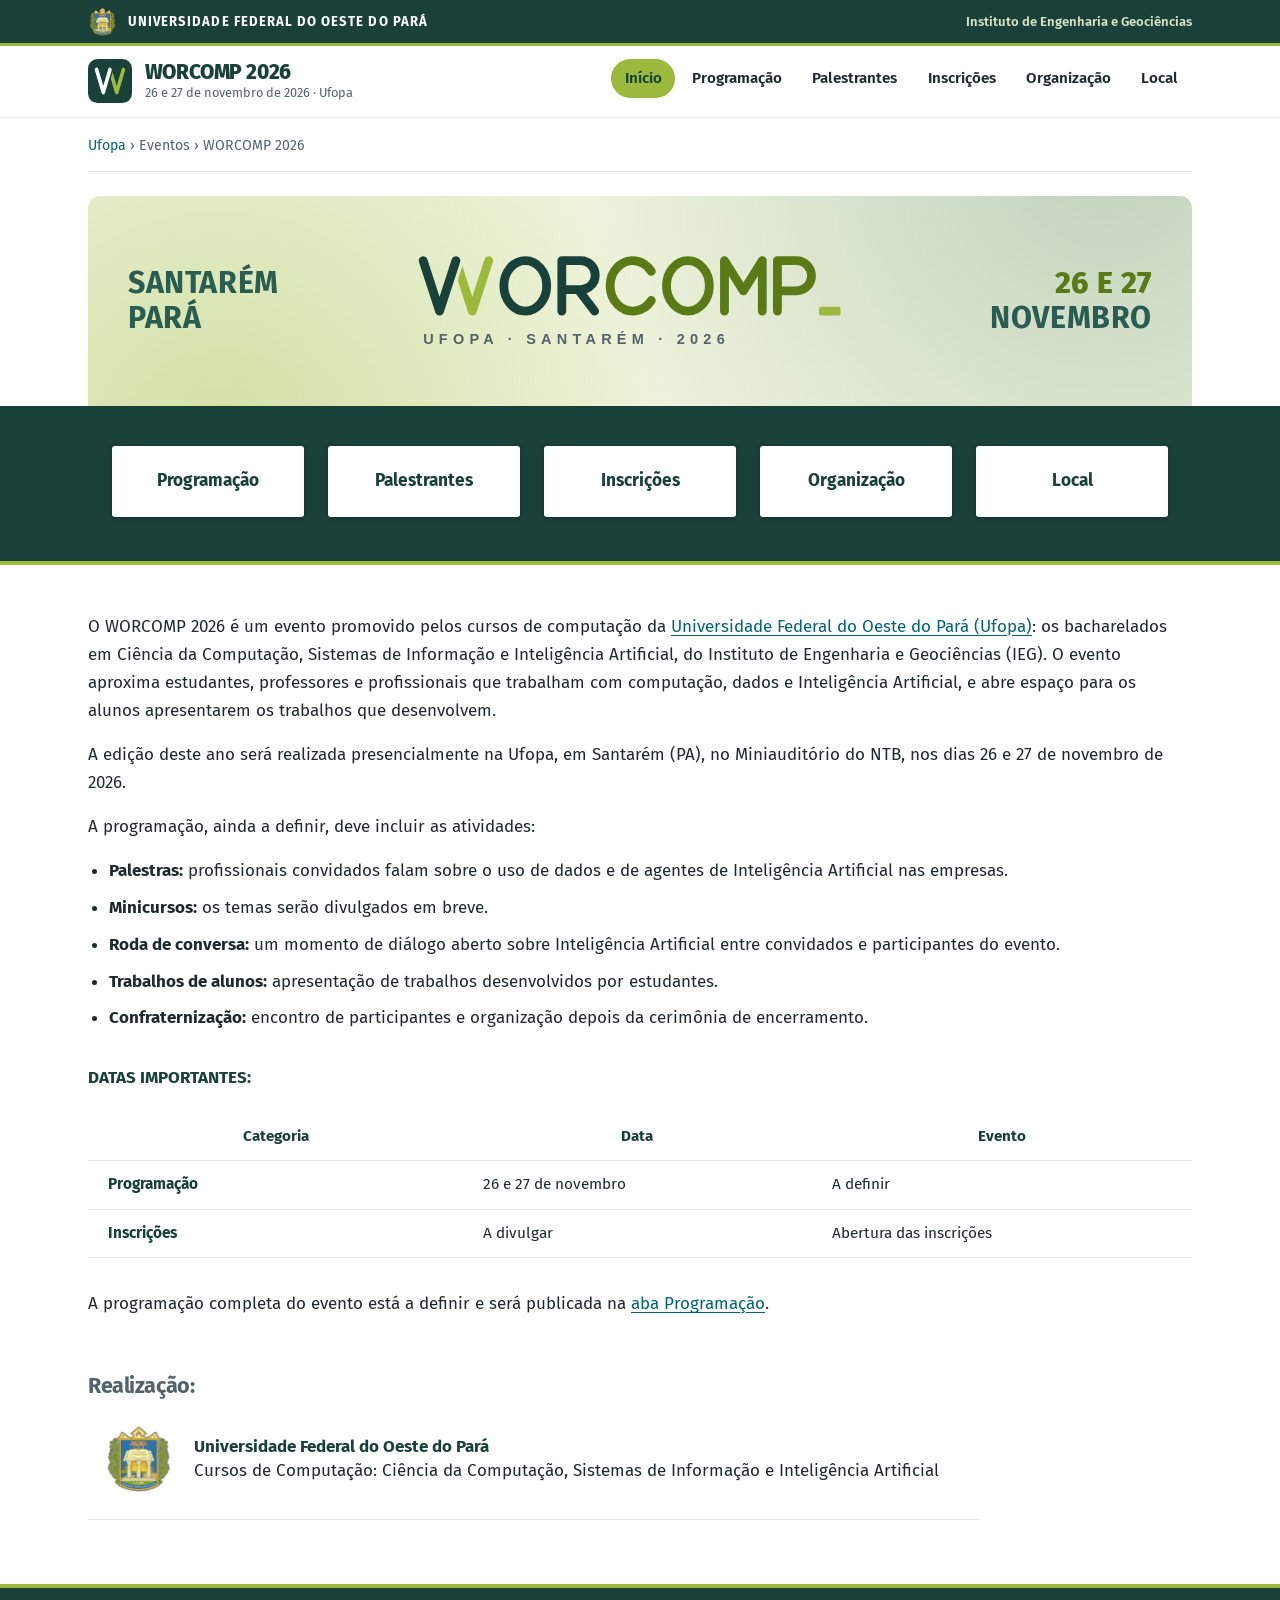
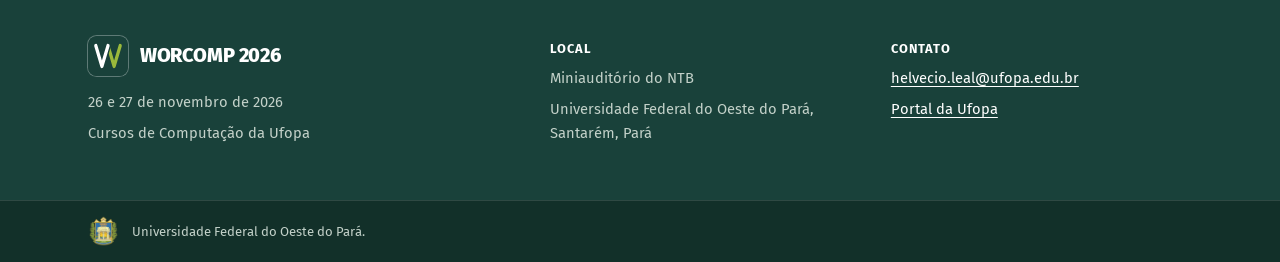
<file: index.html>
<!doctype html>
<html lang="pt-BR">
<head>
  <meta charset="utf-8">
  <meta name="viewport" content="width=device-width, initial-scale=1">
  <title>WORCOMP 2026 | Ufopa</title>
  <meta name="description" content="WORCOMP 2026: palestras, minicursos, roda de conversa sobre Inteligência Artificial e trabalhos de alunos na Ufopa, em Santarém, nos dias 26 e 27 de novembro de 2026.">
  <meta property="og:title" content="WORCOMP 2026 | Ufopa">
  <meta property="og:description" content="WORCOMP 2026: palestras, minicursos, roda de conversa sobre Inteligência Artificial e trabalhos de alunos na Ufopa, em Santarém, nos dias 26 e 27 de novembro de 2026.">
  <meta property="og:type" content="website">
  <meta property="og:url" content="https://worcomp.github.io/">
  <meta property="og:locale" content="pt_BR">
  <link rel="icon" href="assets/img/logo.svg" type="image/svg+xml">
  <link rel="preconnect" href="https://fonts.googleapis.com">
  <link rel="preconnect" href="https://fonts.gstatic.com" crossorigin>
  <link rel="stylesheet" href="https://fonts.googleapis.com/css2?family=Fira+Sans:wght@400;600;700;800;900&display=swap">
  <link rel="stylesheet" href="assets/css/style.css?v=20261001a">
</head>
<body>
  <a class="pular" href="#conteudo">Ir para o conteúdo</a>

  <div class="barra-ufopa">
    <div class="container">
      <a class="ufopa-marca" href="https://www.ufopa.edu.br/"><img src="assets/img/ufopa-brasao.png" alt="Brasão da Ufopa" width="30" height="30"><span>Universidade Federal do Oeste do Pará</span></a>
      <div class="barra-direita">
        <a class="ufopa-instituto" href="https://ieg.ufopa.edu.br/">Instituto de Engenharia e Geociências</a>
      </div>
    </div>
  </div>

  <header class="cabecalho">
    <div class="container">
      <a class="marca" href="index.html">
        <img src="assets/img/logo.svg" alt="" width="44" height="44">
        <span>
          <span class="marca-nome">WORCOMP 2026</span>
          <span class="marca-desc">26 e 27 de novembro de 2026 · Ufopa</span>
        </span>
      </a>
      <button class="menu-botao" type="button" aria-expanded="false" aria-controls="menu-principal" hidden><span class="menu-icone" aria-hidden="true"></span>Menu</button>
      <nav class="menu" id="menu-principal" aria-label="Principal">
        <ul>
          <li><a href="index.html" aria-current="page">Início</a></li>
          <li><a href="programacao.html">Programação</a></li>
          <li><a href="palestrantes.html">Palestrantes</a></li>
          <li><a href="inscricoes.html">Inscrições</a></li>
          <li><a href="organizacao.html">Organização</a></li>
          <li><a href="local.html">Local</a></li>
        </ul>
      </nav>
    </div>
  </header>

  <main id="conteudo">
    <div class="container">
      <nav class="trilha" aria-label="Você está aqui"><a href="https://www.ufopa.edu.br/">Ufopa</a> <span aria-hidden="true">›</span> <span>Eventos</span> <span aria-hidden="true">›</span> <span>WORCOMP 2026</span></nav>
    </div>
    <div class="container">
      <div class="faixa-evento">
        <p class="faixa-lado">Santarém<br>Pará</p>
        <img class="faixa-logo" src="assets/img/logo-horizontal.svg" alt="WORCOMP, Ufopa, Santarém, 2026" width="368" height="84">
        <p class="faixa-lado faixa-data"><span>26 e 27</span><br>Novembro</p>
      </div>
    </div>

    <div class="grade-botoes">
      <nav class="container" aria-label="Seções do evento">
        <a href="programacao.html">Programação</a>
        <a href="palestrantes.html">Palestrantes</a>
        <a href="inscricoes.html">Inscrições</a>
        <a href="organizacao.html">Organização</a>
        <a href="local.html">Local</a>
      </nav>
    </div>

    <section class="pagina">
      <div class="container">
        <p>O WORCOMP 2026 é um evento promovido pelos cursos de computação da <a href="https://www.ufopa.edu.br/">Universidade Federal do Oeste do Pará (Ufopa)</a>: os bacharelados em Ciência da Computação, Sistemas de Informação e Inteligência Artificial, do Instituto de Engenharia e Geociências (IEG). O evento aproxima estudantes, professores e profissionais que trabalham com computação, dados e Inteligência Artificial, e abre espaço para os alunos apresentarem os trabalhos que desenvolvem.</p>
        <p>A edição deste ano será realizada presencialmente na Ufopa, em Santarém (PA), no Miniauditório do NTB, nos dias 26 e 27 de novembro de 2026.</p>
        <p>A programação, ainda a definir, deve incluir as atividades:</p>
        <ul>
          <li><strong>Palestras:</strong> profissionais convidados falam sobre o uso de dados e de agentes de Inteligência Artificial nas empresas.</li>
          <li><strong>Minicursos:</strong> os temas serão divulgados em breve.</li>
          <li><strong>Roda de conversa:</strong> um momento de diálogo aberto sobre Inteligência Artificial entre convidados e participantes do evento.</li>
          <li><strong>Trabalhos de alunos:</strong> apresentação de trabalhos desenvolvidos por estudantes.</li>
          <li><strong>Confraternização:</strong> encontro de participantes e organização depois da cerimônia de encerramento.</li>
        </ul>

        <p class="rotulo">Datas importantes:</p>
        <div class="rolagem tabela-simples">
          <table>
            <thead>
              <tr><th scope="col">Categoria</th><th scope="col">Data</th><th scope="col">Evento</th></tr>
            </thead>
            <tbody>
              <tr><th scope="row">Programação</th><td>26 e 27 de novembro</td><td>A definir</td></tr>
              <tr><th scope="row">Inscrições</th><td>A divulgar</td><td>Abertura das inscrições</td></tr>
            </tbody>
          </table>
        </div>
        <p>A programação completa do evento está a definir e será publicada na <a href="programacao.html">aba Programação</a>.</p>

        <h2 class="rotulo-secao">Realização:</h2>
        <div class="realizacao">
          <img src="assets/img/ufopa-brasao.png" alt="Brasão da Ufopa" width="72" height="72">
          <p><strong>Universidade Federal do Oeste do Pará</strong><br>Cursos de Computação: Ciência da Computação, Sistemas de Informação e Inteligência Artificial</p>
        </div>
      </div>
    </section>
  </main>

  <footer class="rodape">
    <div class="container">
      <div>
        <div class="marca-rodape"><img src="assets/img/logo.svg" alt="" width="40" height="40"><span>WORCOMP 2026</span></div>
        <p>26 e 27 de novembro de 2026</p>
        <p>Cursos de Computação da Ufopa</p>
      </div>
      <div>
        <p><strong>Local</strong></p>
        <p>Miniauditório do NTB</p>
        <p>Universidade Federal do Oeste do Pará, Santarém, Pará</p>
      </div>
      <div>
        <p><strong>Contato</strong></p>
        <p><a href="mailto:helvecio.leal@ufopa.edu.br">helvecio.leal@ufopa.edu.br</a></p>
        <p><a href="https://www.ufopa.edu.br/">Portal da Ufopa</a></p>
      </div>
    </div>
    <div class="rodape-fim">
      <div class="container"><img src="assets/img/ufopa-brasao.png" alt="" width="32" height="32"><span>Universidade Federal do Oeste do Pará.</span></div>
    </div>
  </footer>
  <script src="assets/js/menu.js?v=20261001a"></script>
</body>
</html>
</file>
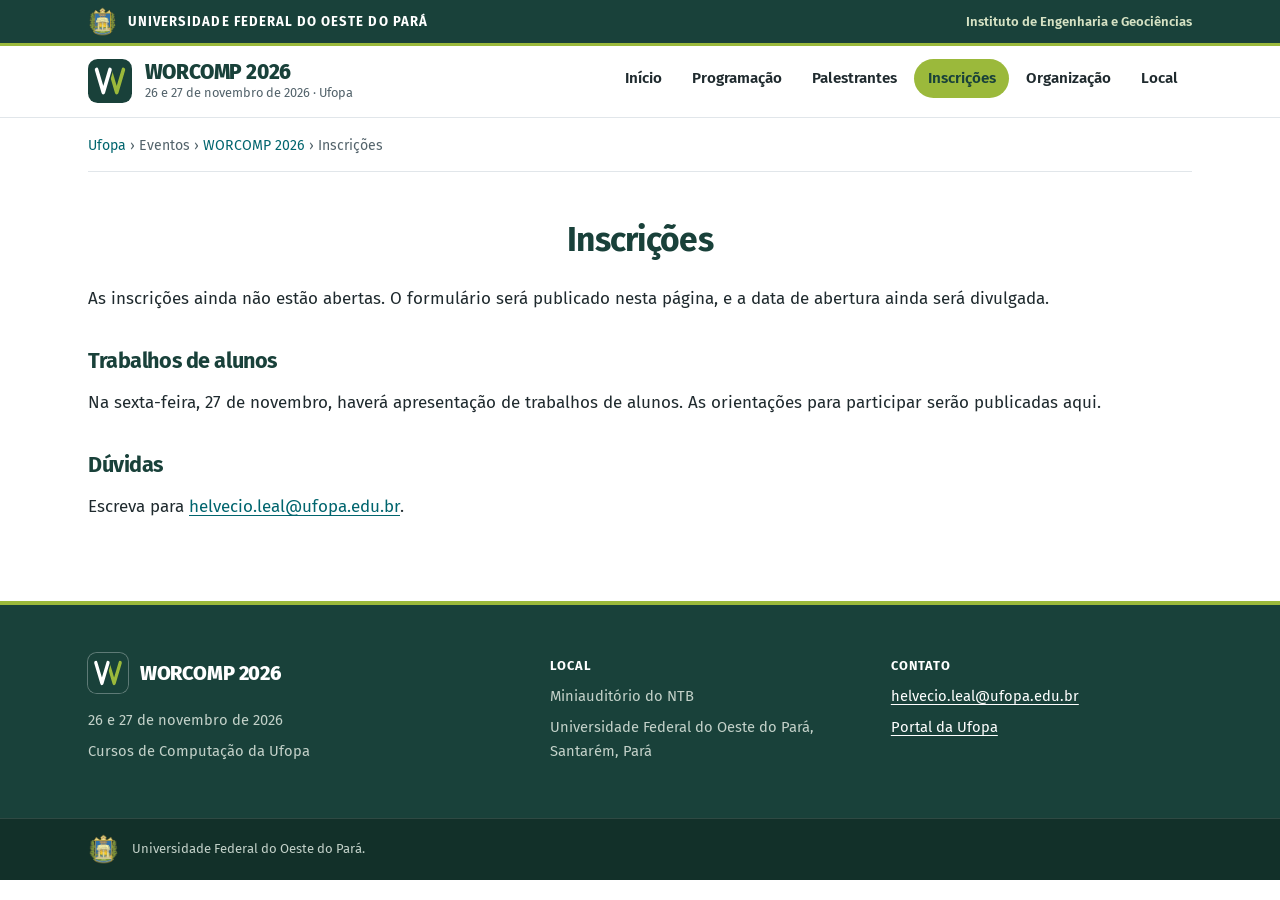
<file: inscricoes.html>
<!doctype html>
<html lang="pt-BR">
<head>
  <meta charset="utf-8">
  <meta name="viewport" content="width=device-width, initial-scale=1">
  <title>Inscrições | WORCOMP 2026</title>
  <meta name="description" content="Inscrições e envio de trabalhos para o WORCOMP 2026, na Ufopa.">
  <meta property="og:title" content="Inscrições | WORCOMP 2026">
  <meta property="og:description" content="Inscrições e envio de trabalhos para o WORCOMP 2026, na Ufopa.">
  <meta property="og:type" content="website">
  <meta property="og:url" content="https://worcomp.github.io/inscricoes.html">
  <meta property="og:locale" content="pt_BR">
  <link rel="icon" href="assets/img/logo.svg" type="image/svg+xml">
  <link rel="preconnect" href="https://fonts.googleapis.com">
  <link rel="preconnect" href="https://fonts.gstatic.com" crossorigin>
  <link rel="stylesheet" href="https://fonts.googleapis.com/css2?family=Fira+Sans:wght@400;600;700;800;900&display=swap">
  <link rel="stylesheet" href="assets/css/style.css?v=20261001a">
</head>
<body>
  <a class="pular" href="#conteudo">Ir para o conteúdo</a>

  <div class="barra-ufopa">
    <div class="container">
      <a class="ufopa-marca" href="https://www.ufopa.edu.br/"><img src="assets/img/ufopa-brasao.png" alt="Brasão da Ufopa" width="30" height="30"><span>Universidade Federal do Oeste do Pará</span></a>
      <div class="barra-direita">
        <a class="ufopa-instituto" href="https://ieg.ufopa.edu.br/">Instituto de Engenharia e Geociências</a>
      </div>
    </div>
  </div>

  <header class="cabecalho">
    <div class="container">
      <a class="marca" href="index.html">
        <img src="assets/img/logo.svg" alt="" width="44" height="44">
        <span>
          <span class="marca-nome">WORCOMP 2026</span>
          <span class="marca-desc">26 e 27 de novembro de 2026 · Ufopa</span>
        </span>
      </a>
      <button class="menu-botao" type="button" aria-expanded="false" aria-controls="menu-principal" hidden><span class="menu-icone" aria-hidden="true"></span>Menu</button>
      <nav class="menu" id="menu-principal" aria-label="Principal">
        <ul>
          <li><a href="index.html">Início</a></li>
          <li><a href="programacao.html">Programação</a></li>
          <li><a href="palestrantes.html">Palestrantes</a></li>
          <li><a href="inscricoes.html" aria-current="page">Inscrições</a></li>
          <li><a href="organizacao.html">Organização</a></li>
          <li><a href="local.html">Local</a></li>
        </ul>
      </nav>
    </div>
  </header>

  <main id="conteudo">
    <div class="container">
      <nav class="trilha" aria-label="Você está aqui"><a href="https://www.ufopa.edu.br/">Ufopa</a> <span aria-hidden="true">›</span> <span>Eventos</span> <span aria-hidden="true">›</span> <a href="index.html">WORCOMP 2026</a> <span aria-hidden="true">›</span> <span>Inscrições</span></nav>
    </div>
    <section class="pagina">
      <div class="container">
        <h1>Inscrições</h1>
        <p>As inscrições ainda não estão abertas. O formulário será publicado nesta página, e a data de abertura ainda será divulgada.</p>
        <h2>Trabalhos de alunos</h2>
        <p>Na sexta-feira, 27 de novembro, haverá apresentação de trabalhos de alunos. As orientações para participar serão publicadas aqui.</p>
        <h2>Dúvidas</h2>
        <p>Escreva para <a href="mailto:helvecio.leal@ufopa.edu.br">helvecio.leal@ufopa.edu.br</a>.</p>
      </div>
    </section>
  </main>

  <footer class="rodape">
    <div class="container">
      <div>
        <div class="marca-rodape"><img src="assets/img/logo.svg" alt="" width="40" height="40"><span>WORCOMP 2026</span></div>
        <p>26 e 27 de novembro de 2026</p>
        <p>Cursos de Computação da Ufopa</p>
      </div>
      <div>
        <p><strong>Local</strong></p>
        <p>Miniauditório do NTB</p>
        <p>Universidade Federal do Oeste do Pará, Santarém, Pará</p>
      </div>
      <div>
        <p><strong>Contato</strong></p>
        <p><a href="mailto:helvecio.leal@ufopa.edu.br">helvecio.leal@ufopa.edu.br</a></p>
        <p><a href="https://www.ufopa.edu.br/">Portal da Ufopa</a></p>
      </div>
    </div>
    <div class="rodape-fim">
      <div class="container"><img src="assets/img/ufopa-brasao.png" alt="" width="32" height="32"><span>Universidade Federal do Oeste do Pará.</span></div>
    </div>
  </footer>
  <script src="assets/js/menu.js?v=20261001a"></script>
</body>
</html>
</file>
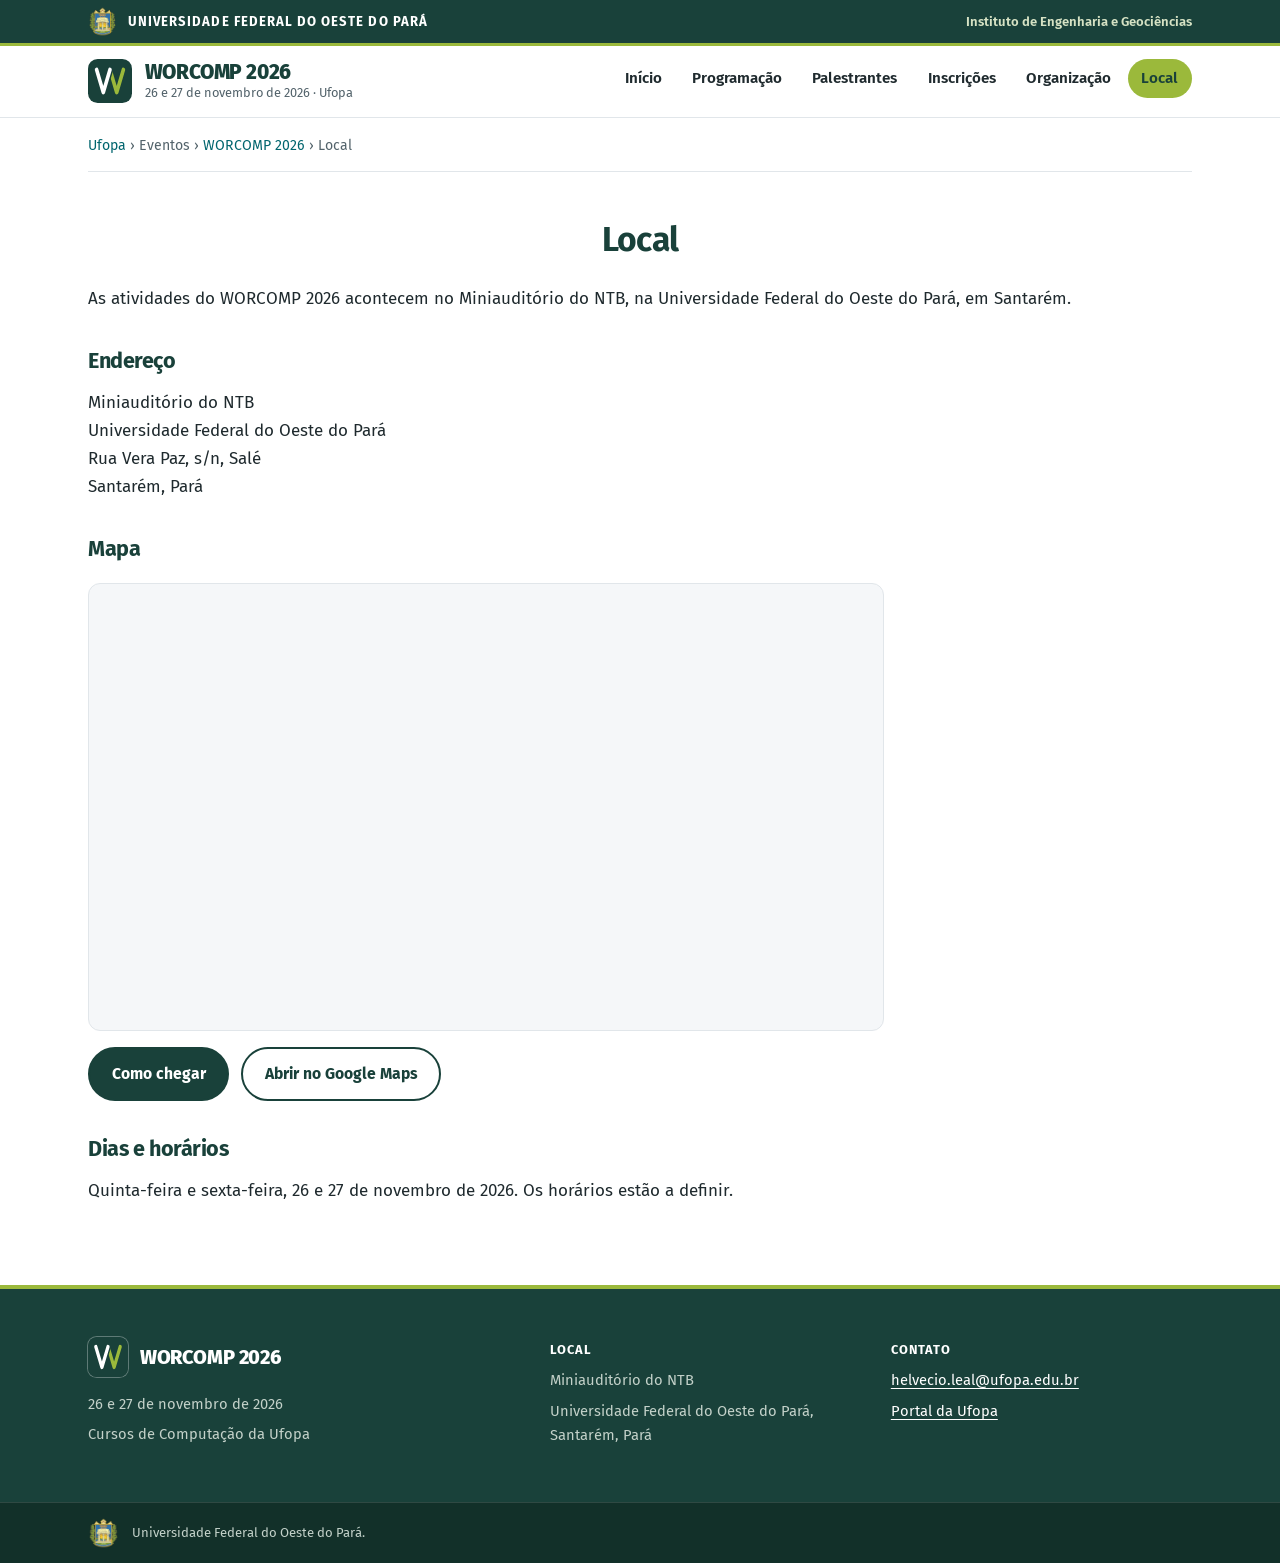
<file: local.html>
<!doctype html>
<html lang="pt-BR">
<head>
  <meta charset="utf-8">
  <meta name="viewport" content="width=device-width, initial-scale=1">
  <title>Local | WORCOMP 2026</title>
  <meta name="description" content="Onde acontece o WORCOMP 2026: Miniauditório do NTB, Ufopa, Santarém, Pará.">
  <meta property="og:title" content="Local | WORCOMP 2026">
  <meta property="og:description" content="Onde acontece o WORCOMP 2026: Miniauditório do NTB, Ufopa, Santarém, Pará.">
  <meta property="og:type" content="website">
  <meta property="og:url" content="https://worcomp.github.io/local.html">
  <meta property="og:locale" content="pt_BR">
  <link rel="icon" href="assets/img/logo.svg" type="image/svg+xml">
  <link rel="preconnect" href="https://fonts.googleapis.com">
  <link rel="preconnect" href="https://fonts.gstatic.com" crossorigin>
  <link rel="stylesheet" href="https://fonts.googleapis.com/css2?family=Fira+Sans:wght@400;600;700;800;900&display=swap">
  <link rel="stylesheet" href="assets/css/style.css?v=20261001a">
</head>
<body>
  <a class="pular" href="#conteudo">Ir para o conteúdo</a>

  <div class="barra-ufopa">
    <div class="container">
      <a class="ufopa-marca" href="https://www.ufopa.edu.br/"><img src="assets/img/ufopa-brasao.png" alt="Brasão da Ufopa" width="30" height="30"><span>Universidade Federal do Oeste do Pará</span></a>
      <div class="barra-direita">
        <a class="ufopa-instituto" href="https://ieg.ufopa.edu.br/">Instituto de Engenharia e Geociências</a>
      </div>
    </div>
  </div>

  <header class="cabecalho">
    <div class="container">
      <a class="marca" href="index.html">
        <img src="assets/img/logo.svg" alt="" width="44" height="44">
        <span>
          <span class="marca-nome">WORCOMP 2026</span>
          <span class="marca-desc">26 e 27 de novembro de 2026 · Ufopa</span>
        </span>
      </a>
      <button class="menu-botao" type="button" aria-expanded="false" aria-controls="menu-principal" hidden><span class="menu-icone" aria-hidden="true"></span>Menu</button>
      <nav class="menu" id="menu-principal" aria-label="Principal">
        <ul>
          <li><a href="index.html">Início</a></li>
          <li><a href="programacao.html">Programação</a></li>
          <li><a href="palestrantes.html">Palestrantes</a></li>
          <li><a href="inscricoes.html">Inscrições</a></li>
          <li><a href="organizacao.html">Organização</a></li>
          <li><a href="local.html" aria-current="page">Local</a></li>
        </ul>
      </nav>
    </div>
  </header>

  <main id="conteudo">
    <div class="container">
      <nav class="trilha" aria-label="Você está aqui"><a href="https://www.ufopa.edu.br/">Ufopa</a> <span aria-hidden="true">›</span> <span>Eventos</span> <span aria-hidden="true">›</span> <a href="index.html">WORCOMP 2026</a> <span aria-hidden="true">›</span> <span>Local</span></nav>
    </div>
    <section class="pagina">
      <div class="container">
        <h1>Local</h1>
        <p>As atividades do WORCOMP 2026 acontecem no Miniauditório do NTB, na Universidade Federal do Oeste do Pará, em Santarém.</p>
        <h2>Endereço</h2>
        <p>Miniauditório do NTB<br>
        Universidade Federal do Oeste do Pará<br>
        Rua Vera Paz, s/n, Salé<br>
        Santarém, Pará</p>
        <h2>Mapa</h2>
        <div class="mapa">
          <iframe src="https://www.google.com/maps?q=N%C3%BAcleo+Tecnol%C3%B3gico+de+Bioativos+(NTB)+da+Unidade+Tapaj%C3%B3s,+R.+Raimundo+Fona,+500,+Santar%C3%A9m+-+PA&amp;z=17&amp;output=embed" title="Mapa do NTB, na Unidade Tapajós da Ufopa, em Santarém" loading="lazy" referrerpolicy="no-referrer-when-downgrade" allowfullscreen></iframe>
        </div>
        <div class="mapa-acoes">
          <a class="botao botao-escuro" href="https://www.google.com/maps/dir/?api=1&amp;destination=N%C3%BAcleo+Tecnol%C3%B3gico+de+Bioativos+(NTB)+da+Unidade+Tapaj%C3%B3s,+R.+Raimundo+Fona,+500,+Santar%C3%A9m+-+PA" target="_blank" rel="noopener">Como chegar</a>
          <a class="botao botao-contorno" href="https://www.google.com/maps/search/?api=1&amp;query=N%C3%BAcleo+Tecnol%C3%B3gico+de+Bioativos+(NTB)+da+Unidade+Tapaj%C3%B3s,+R.+Raimundo+Fona,+500,+Santar%C3%A9m+-+PA" target="_blank" rel="noopener">Abrir no Google Maps</a>
        </div>
        <h2>Dias e horários</h2>
        <p>Quinta-feira e sexta-feira, 26 e 27 de novembro de 2026. Os horários estão a definir.</p>
      </div>
    </section>
  </main>

  <footer class="rodape">
    <div class="container">
      <div>
        <div class="marca-rodape"><img src="assets/img/logo.svg" alt="" width="40" height="40"><span>WORCOMP 2026</span></div>
        <p>26 e 27 de novembro de 2026</p>
        <p>Cursos de Computação da Ufopa</p>
      </div>
      <div>
        <p><strong>Local</strong></p>
        <p>Miniauditório do NTB</p>
        <p>Universidade Federal do Oeste do Pará, Santarém, Pará</p>
      </div>
      <div>
        <p><strong>Contato</strong></p>
        <p><a href="mailto:helvecio.leal@ufopa.edu.br">helvecio.leal@ufopa.edu.br</a></p>
        <p><a href="https://www.ufopa.edu.br/">Portal da Ufopa</a></p>
      </div>
    </div>
    <div class="rodape-fim">
      <div class="container"><img src="assets/img/ufopa-brasao.png" alt="" width="32" height="32"><span>Universidade Federal do Oeste do Pará.</span></div>
    </div>
  </footer>
  <script src="assets/js/menu.js?v=20261001a"></script>
</body>
</html>
</file>
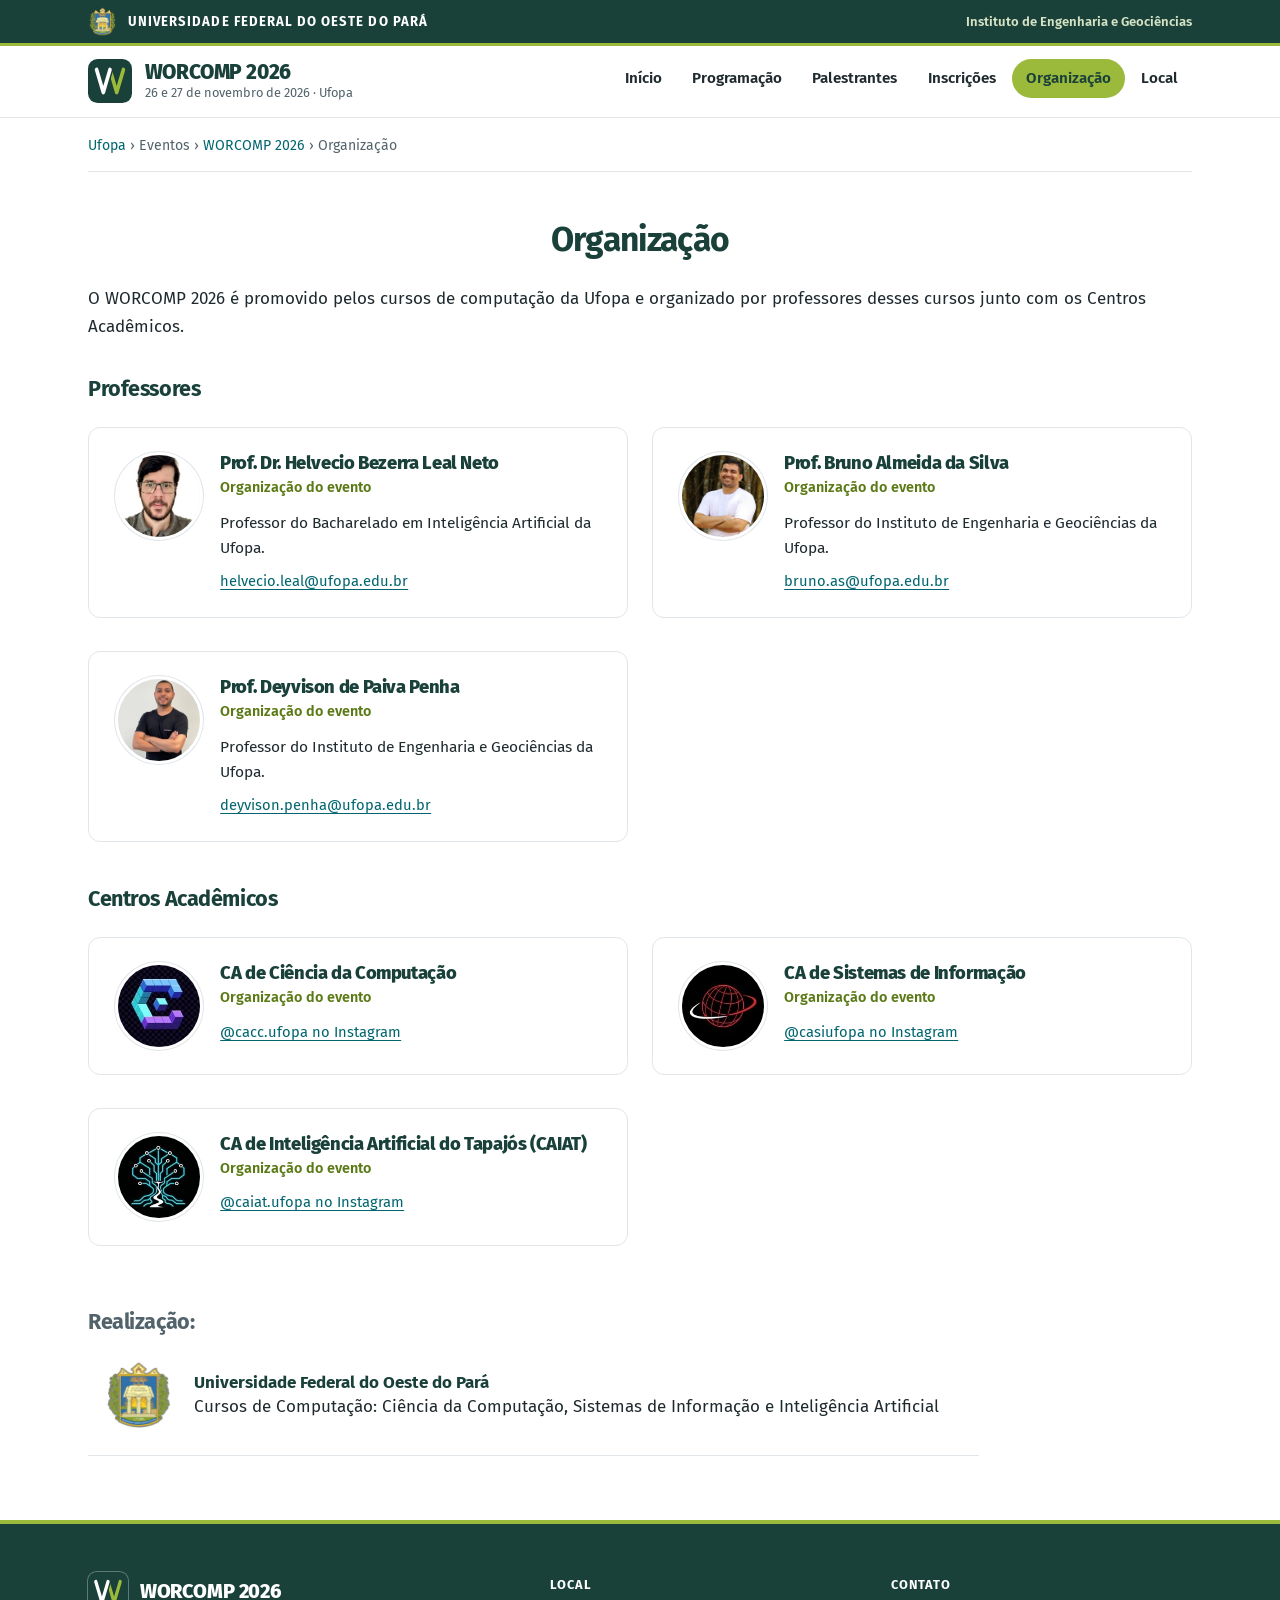
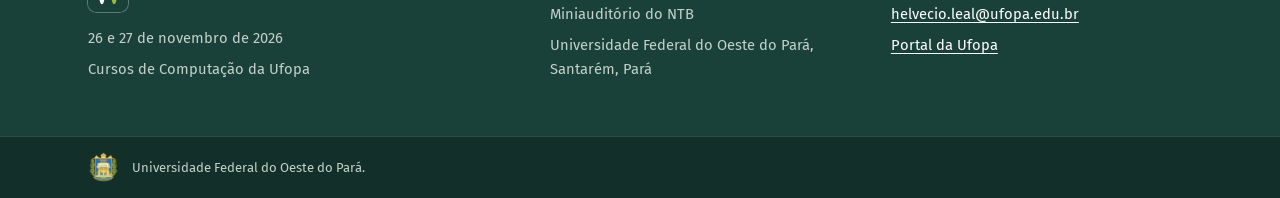
<file: organizacao.html>
<!doctype html>
<html lang="pt-BR">
<head>
  <meta charset="utf-8">
  <meta name="viewport" content="width=device-width, initial-scale=1">
  <title>Organização | WORCOMP 2026</title>
  <meta name="description" content="Organização do WORCOMP 2026, evento dos cursos de computação da Ufopa.">
  <meta property="og:title" content="Organização | WORCOMP 2026">
  <meta property="og:description" content="Organização do WORCOMP 2026, evento dos cursos de computação da Ufopa.">
  <meta property="og:type" content="website">
  <meta property="og:url" content="https://worcomp.github.io/organizacao.html">
  <meta property="og:locale" content="pt_BR">
  <link rel="icon" href="assets/img/logo.svg" type="image/svg+xml">
  <link rel="preconnect" href="https://fonts.googleapis.com">
  <link rel="preconnect" href="https://fonts.gstatic.com" crossorigin>
  <link rel="stylesheet" href="https://fonts.googleapis.com/css2?family=Fira+Sans:wght@400;600;700;800;900&display=swap">
  <link rel="stylesheet" href="assets/css/style.css?v=20261001a">
</head>
<body>
  <a class="pular" href="#conteudo">Ir para o conteúdo</a>

  <div class="barra-ufopa">
    <div class="container">
      <a class="ufopa-marca" href="https://www.ufopa.edu.br/"><img src="assets/img/ufopa-brasao.png" alt="Brasão da Ufopa" width="30" height="30"><span>Universidade Federal do Oeste do Pará</span></a>
      <div class="barra-direita">
        <a class="ufopa-instituto" href="https://ieg.ufopa.edu.br/">Instituto de Engenharia e Geociências</a>
      </div>
    </div>
  </div>

  <header class="cabecalho">
    <div class="container">
      <a class="marca" href="index.html">
        <img src="assets/img/logo.svg" alt="" width="44" height="44">
        <span>
          <span class="marca-nome">WORCOMP 2026</span>
          <span class="marca-desc">26 e 27 de novembro de 2026 · Ufopa</span>
        </span>
      </a>
      <button class="menu-botao" type="button" aria-expanded="false" aria-controls="menu-principal" hidden><span class="menu-icone" aria-hidden="true"></span>Menu</button>
      <nav class="menu" id="menu-principal" aria-label="Principal">
        <ul>
          <li><a href="index.html">Início</a></li>
          <li><a href="programacao.html">Programação</a></li>
          <li><a href="palestrantes.html">Palestrantes</a></li>
          <li><a href="inscricoes.html">Inscrições</a></li>
          <li><a href="organizacao.html" aria-current="page">Organização</a></li>
          <li><a href="local.html">Local</a></li>
        </ul>
      </nav>
    </div>
  </header>

  <main id="conteudo">
    <div class="container">
      <nav class="trilha" aria-label="Você está aqui"><a href="https://www.ufopa.edu.br/">Ufopa</a> <span aria-hidden="true">›</span> <span>Eventos</span> <span aria-hidden="true">›</span> <a href="index.html">WORCOMP 2026</a> <span aria-hidden="true">›</span> <span>Organização</span></nav>
    </div>
    <section class="pagina">
      <div class="container">
        <h1>Organização</h1>
        <p>O WORCOMP 2026 é promovido pelos cursos de computação da Ufopa e organizado por professores desses cursos junto com os Centros Acadêmicos.</p>
        <h2>Professores</h2>
        <ul class="pessoas">
          <li>
            <img class="foto" src="assets/img/pessoas/helvecio-neto.jpg" alt="Foto de Helvecio Bezerra Leal Neto" width="88" height="88">
            <div>
              <h3>Prof. Dr. Helvecio Bezerra Leal Neto</h3>
              <p class="funcao">Organização do evento</p>
              <p>Professor do Bacharelado em Inteligência Artificial da Ufopa.</p>
              <p class="links"><a href="mailto:helvecio.leal@ufopa.edu.br">helvecio.leal@ufopa.edu.br</a></p>
            </div>
          </li>
          <li>
            <img class="foto" src="assets/img/pessoas/bruno-silva.jpg" alt="Foto de Bruno Almeida da Silva" width="88" height="88">
            <div>
              <h3>Prof. Bruno Almeida da Silva</h3>
              <p class="funcao">Organização do evento</p>
              <p>Professor do Instituto de Engenharia e Geociências da Ufopa.</p>
              <p class="links"><a href="mailto:bruno.as@ufopa.edu.br">bruno.as@ufopa.edu.br</a></p>
            </div>
          </li>
          <li>
            <img class="foto" src="assets/img/pessoas/deyvison-penha.jpg" alt="Foto de Deyvison de Paiva Penha" width="88" height="88">
            <div>
              <h3>Prof. Deyvison de Paiva Penha</h3>
              <p class="funcao">Organização do evento</p>
              <p>Professor do Instituto de Engenharia e Geociências da Ufopa.</p>
              <p class="links"><a href="mailto:deyvison.penha@ufopa.edu.br">deyvison.penha@ufopa.edu.br</a></p>
            </div>
          </li>
        </ul>
        <h2>Centros Acadêmicos</h2>
        <ul class="pessoas">
          <li>
            <img class="foto foto-logo" src="assets/img/pessoas/ca-cacc.jpg" alt="Logo do CA de Ciência da Computação" width="88" height="88">
            <div>
              <h3>CA de Ciência da Computação</h3>
              <p class="funcao">Organização do evento</p>
              <p class="links"><a href="https://www.instagram.com/cacc.ufopa/">@cacc.ufopa no Instagram</a></p>
            </div>
          </li>
          <li>
            <img class="foto foto-logo" src="assets/img/pessoas/ca-casi.jpg" alt="Logo do CA de Sistemas de Informação" width="88" height="88">
            <div>
              <h3>CA de Sistemas de Informação</h3>
              <p class="funcao">Organização do evento</p>
              <p class="links"><a href="https://www.instagram.com/casiufopa/">@casiufopa no Instagram</a></p>
            </div>
          </li>
          <li>
            <img class="foto foto-logo" src="assets/img/pessoas/ca-caiat.jpg" alt="Logo do CA de Inteligência Artificial do Tapajós" width="88" height="88">
            <div>
              <h3>CA de Inteligência Artificial do Tapajós (CAIAT)</h3>
              <p class="funcao">Organização do evento</p>
              <p class="links"><a href="https://www.instagram.com/caiat.ufopa/">@caiat.ufopa no Instagram</a></p>
            </div>
          </li>
        </ul>
        <h2 class="rotulo-secao">Realização:</h2>
        <div class="realizacao">
          <img src="assets/img/ufopa-brasao.png" alt="Brasão da Ufopa" width="72" height="72">
          <p><strong>Universidade Federal do Oeste do Pará</strong><br>Cursos de Computação: Ciência da Computação, Sistemas de Informação e Inteligência Artificial</p>
        </div>
      </div>
    </section>
  </main>

  <footer class="rodape">
    <div class="container">
      <div>
        <div class="marca-rodape"><img src="assets/img/logo.svg" alt="" width="40" height="40"><span>WORCOMP 2026</span></div>
        <p>26 e 27 de novembro de 2026</p>
        <p>Cursos de Computação da Ufopa</p>
      </div>
      <div>
        <p><strong>Local</strong></p>
        <p>Miniauditório do NTB</p>
        <p>Universidade Federal do Oeste do Pará, Santarém, Pará</p>
      </div>
      <div>
        <p><strong>Contato</strong></p>
        <p><a href="mailto:helvecio.leal@ufopa.edu.br">helvecio.leal@ufopa.edu.br</a></p>
        <p><a href="https://www.ufopa.edu.br/">Portal da Ufopa</a></p>
      </div>
    </div>
    <div class="rodape-fim">
      <div class="container"><img src="assets/img/ufopa-brasao.png" alt="" width="32" height="32"><span>Universidade Federal do Oeste do Pará.</span></div>
    </div>
  </footer>
  <script src="assets/js/menu.js?v=20261001a"></script>
</body>
</html>
</file>
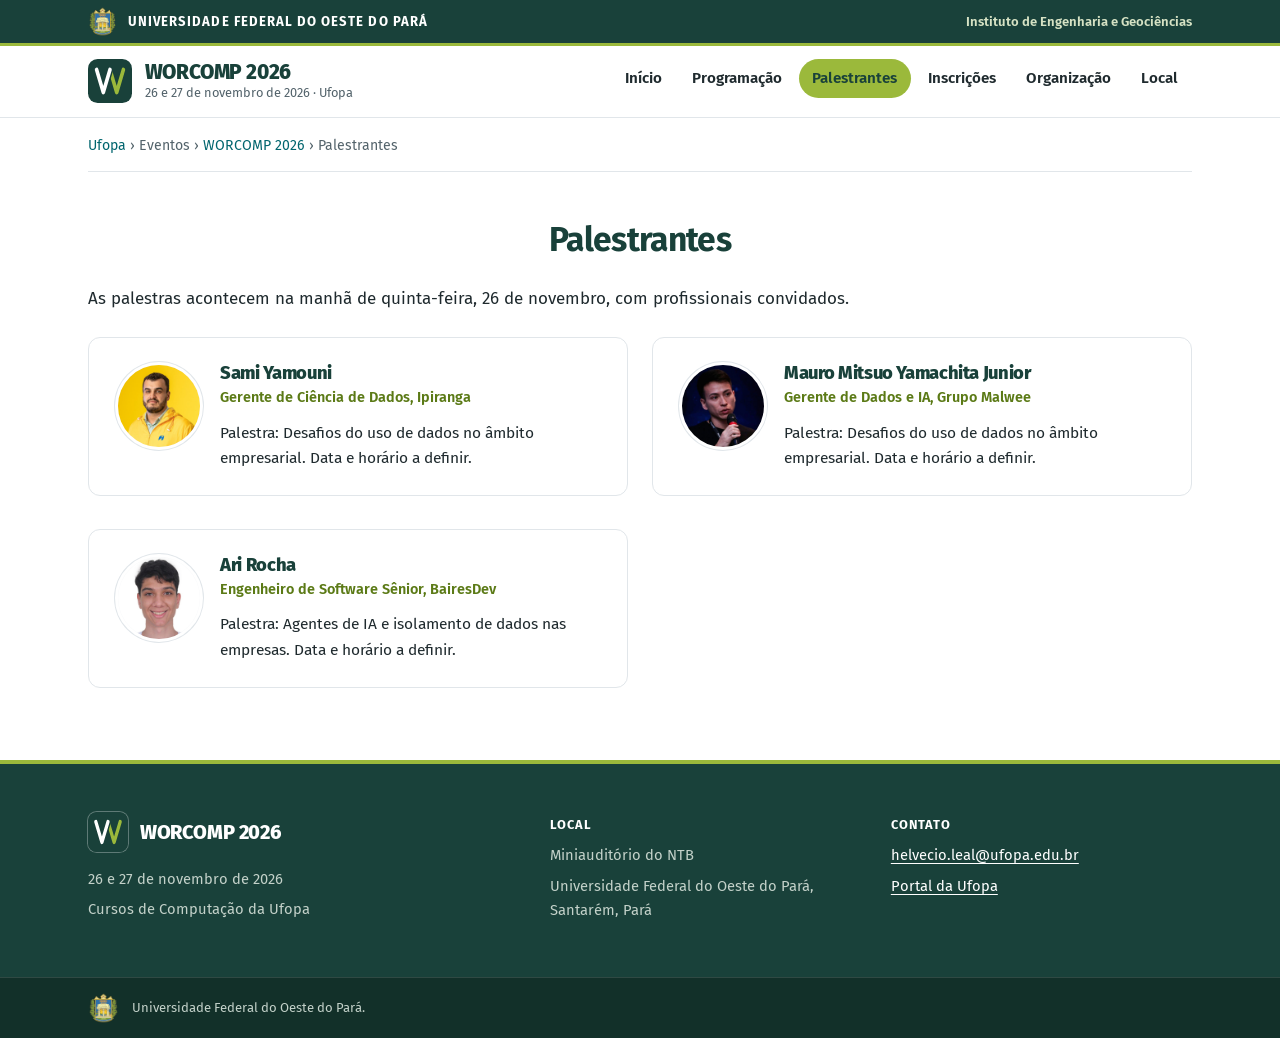
<file: palestrantes.html>
<!doctype html>
<html lang="pt-BR">
<head>
  <meta charset="utf-8">
  <meta name="viewport" content="width=device-width, initial-scale=1">
  <title>Palestrantes | WORCOMP 2026</title>
  <meta name="description" content="Palestrantes convidados do WORCOMP 2026, na Ufopa, em Santarém.">
  <meta property="og:title" content="Palestrantes | WORCOMP 2026">
  <meta property="og:description" content="Palestrantes convidados do WORCOMP 2026, na Ufopa, em Santarém.">
  <meta property="og:type" content="website">
  <meta property="og:url" content="https://worcomp.github.io/palestrantes.html">
  <meta property="og:locale" content="pt_BR">
  <link rel="icon" href="assets/img/logo.svg" type="image/svg+xml">
  <link rel="preconnect" href="https://fonts.googleapis.com">
  <link rel="preconnect" href="https://fonts.gstatic.com" crossorigin>
  <link rel="stylesheet" href="https://fonts.googleapis.com/css2?family=Fira+Sans:wght@400;600;700;800;900&display=swap">
  <link rel="stylesheet" href="assets/css/style.css?v=20261001a">
</head>
<body>
  <a class="pular" href="#conteudo">Ir para o conteúdo</a>

  <div class="barra-ufopa">
    <div class="container">
      <a class="ufopa-marca" href="https://www.ufopa.edu.br/"><img src="assets/img/ufopa-brasao.png" alt="Brasão da Ufopa" width="30" height="30"><span>Universidade Federal do Oeste do Pará</span></a>
      <div class="barra-direita">
        <a class="ufopa-instituto" href="https://ieg.ufopa.edu.br/">Instituto de Engenharia e Geociências</a>
      </div>
    </div>
  </div>

  <header class="cabecalho">
    <div class="container">
      <a class="marca" href="index.html">
        <img src="assets/img/logo.svg" alt="" width="44" height="44">
        <span>
          <span class="marca-nome">WORCOMP 2026</span>
          <span class="marca-desc">26 e 27 de novembro de 2026 · Ufopa</span>
        </span>
      </a>
      <button class="menu-botao" type="button" aria-expanded="false" aria-controls="menu-principal" hidden><span class="menu-icone" aria-hidden="true"></span>Menu</button>
      <nav class="menu" id="menu-principal" aria-label="Principal">
        <ul>
          <li><a href="index.html">Início</a></li>
          <li><a href="programacao.html">Programação</a></li>
          <li><a href="palestrantes.html" aria-current="page">Palestrantes</a></li>
          <li><a href="inscricoes.html">Inscrições</a></li>
          <li><a href="organizacao.html">Organização</a></li>
          <li><a href="local.html">Local</a></li>
        </ul>
      </nav>
    </div>
  </header>

  <main id="conteudo">
    <div class="container">
      <nav class="trilha" aria-label="Você está aqui"><a href="https://www.ufopa.edu.br/">Ufopa</a> <span aria-hidden="true">›</span> <span>Eventos</span> <span aria-hidden="true">›</span> <a href="index.html">WORCOMP 2026</a> <span aria-hidden="true">›</span> <span>Palestrantes</span></nav>
    </div>
    <section class="pagina">
      <div class="container">
        <h1>Palestrantes</h1>
        <p>As palestras acontecem na manhã de quinta-feira, 26 de novembro, com profissionais convidados.</p>
        <ul class="pessoas">
          <li>
            <img class="foto" src="assets/img/pessoas/sami-yamouni.jpg" alt="Foto de Sami Yamouni" width="88" height="88">
            <div>
              <h3>Sami Yamouni</h3>
              <p class="funcao">Gerente de Ciência de Dados, Ipiranga</p>
              <p>Palestra: Desafios do uso de dados no âmbito empresarial. Data e horário a definir.</p>
            </div>
          </li>
          <li>
            <img class="foto" src="assets/img/pessoas/mauro-yamachita.jpg" alt="Foto de Mauro Mitsuo Yamachita Junior" width="88" height="88">
            <div>
              <h3>Mauro Mitsuo Yamachita Junior</h3>
              <p class="funcao">Gerente de Dados e IA, Grupo Malwee</p>
              <p>Palestra: Desafios do uso de dados no âmbito empresarial. Data e horário a definir.</p>
            </div>
          </li>
          <li>
            <img class="foto" src="assets/img/pessoas/ari-rocha.jpg" alt="Foto de Ari Rocha" width="88" height="88">
            <div>
              <h3>Ari Rocha</h3>
              <p class="funcao">Engenheiro de Software Sênior, BairesDev</p>
              <p>Palestra: Agentes de IA e isolamento de dados nas empresas. Data e horário a definir.</p>
            </div>
          </li>
        </ul>
      </div>
    </section>
  </main>

  <footer class="rodape">
    <div class="container">
      <div>
        <div class="marca-rodape"><img src="assets/img/logo.svg" alt="" width="40" height="40"><span>WORCOMP 2026</span></div>
        <p>26 e 27 de novembro de 2026</p>
        <p>Cursos de Computação da Ufopa</p>
      </div>
      <div>
        <p><strong>Local</strong></p>
        <p>Miniauditório do NTB</p>
        <p>Universidade Federal do Oeste do Pará, Santarém, Pará</p>
      </div>
      <div>
        <p><strong>Contato</strong></p>
        <p><a href="mailto:helvecio.leal@ufopa.edu.br">helvecio.leal@ufopa.edu.br</a></p>
        <p><a href="https://www.ufopa.edu.br/">Portal da Ufopa</a></p>
      </div>
    </div>
    <div class="rodape-fim">
      <div class="container"><img src="assets/img/ufopa-brasao.png" alt="" width="32" height="32"><span>Universidade Federal do Oeste do Pará.</span></div>
    </div>
  </footer>
  <script src="assets/js/menu.js?v=20261001a"></script>
</body>
</html>
</file>
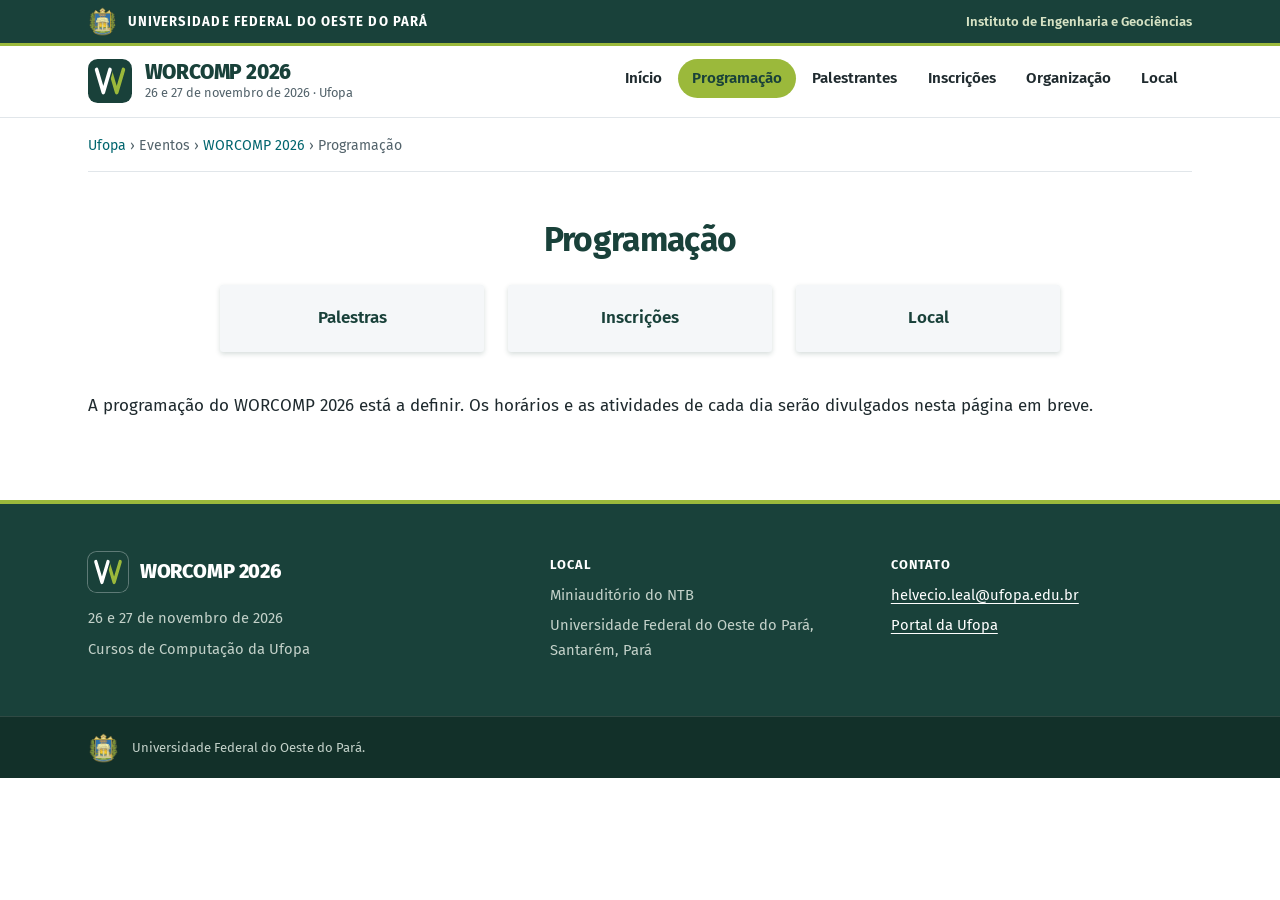
<file: programacao.html>
<!doctype html>
<html lang="pt-BR">
<head>
  <meta charset="utf-8">
  <meta name="viewport" content="width=device-width, initial-scale=1">
  <title>Programação | WORCOMP 2026</title>
  <meta name="description" content="Programação do WORCOMP 2026 (a definir), nos dias 26 e 27 de novembro de 2026, no Miniauditório do NTB da Ufopa.">
  <meta property="og:title" content="Programação | WORCOMP 2026">
  <meta property="og:description" content="Programação do WORCOMP 2026 (a definir), nos dias 26 e 27 de novembro de 2026, no Miniauditório do NTB da Ufopa.">
  <meta property="og:type" content="website">
  <meta property="og:url" content="https://worcomp.github.io/programacao.html">
  <meta property="og:locale" content="pt_BR">
  <link rel="icon" href="assets/img/logo.svg" type="image/svg+xml">
  <link rel="preconnect" href="https://fonts.googleapis.com">
  <link rel="preconnect" href="https://fonts.gstatic.com" crossorigin>
  <link rel="stylesheet" href="https://fonts.googleapis.com/css2?family=Fira+Sans:wght@400;600;700;800;900&display=swap">
  <link rel="stylesheet" href="assets/css/style.css?v=20261001a">
</head>
<body>
  <a class="pular" href="#conteudo">Ir para o conteúdo</a>

  <div class="barra-ufopa">
    <div class="container">
      <a class="ufopa-marca" href="https://www.ufopa.edu.br/"><img src="assets/img/ufopa-brasao.png" alt="Brasão da Ufopa" width="30" height="30"><span>Universidade Federal do Oeste do Pará</span></a>
      <div class="barra-direita">
        <a class="ufopa-instituto" href="https://ieg.ufopa.edu.br/">Instituto de Engenharia e Geociências</a>
      </div>
    </div>
  </div>

  <header class="cabecalho">
    <div class="container">
      <a class="marca" href="index.html">
        <img src="assets/img/logo.svg" alt="" width="44" height="44">
        <span>
          <span class="marca-nome">WORCOMP 2026</span>
          <span class="marca-desc">26 e 27 de novembro de 2026 · Ufopa</span>
        </span>
      </a>
      <button class="menu-botao" type="button" aria-expanded="false" aria-controls="menu-principal" hidden><span class="menu-icone" aria-hidden="true"></span>Menu</button>
      <nav class="menu" id="menu-principal" aria-label="Principal">
        <ul>
          <li><a href="index.html">Início</a></li>
          <li><a href="programacao.html" aria-current="page">Programação</a></li>
          <li><a href="palestrantes.html">Palestrantes</a></li>
          <li><a href="inscricoes.html">Inscrições</a></li>
          <li><a href="organizacao.html">Organização</a></li>
          <li><a href="local.html">Local</a></li>
        </ul>
      </nav>
    </div>
  </header>

  <main id="conteudo">
    <div class="container">
      <nav class="trilha" aria-label="Você está aqui"><a href="https://www.ufopa.edu.br/">Ufopa</a> <span aria-hidden="true">›</span> <span>Eventos</span> <span aria-hidden="true">›</span> <a href="index.html">WORCOMP 2026</a> <span aria-hidden="true">›</span> <span>Programação</span></nav>
    </div>
    <section class="pagina">
      <div class="container">
        <h1>Programação</h1>
        <nav class="atalhos" aria-label="Atalhos">
          <a href="palestrantes.html">Palestras</a>
          <a href="inscricoes.html">Inscrições</a>
          <a href="local.html">Local</a>
        </nav>
        <p>A programação do WORCOMP 2026 está a definir. Os horários e as atividades de cada dia serão divulgados nesta página em breve.</p>
      </div>
    </section>
  </main>

  <footer class="rodape">
    <div class="container">
      <div>
        <div class="marca-rodape"><img src="assets/img/logo.svg" alt="" width="40" height="40"><span>WORCOMP 2026</span></div>
        <p>26 e 27 de novembro de 2026</p>
        <p>Cursos de Computação da Ufopa</p>
      </div>
      <div>
        <p><strong>Local</strong></p>
        <p>Miniauditório do NTB</p>
        <p>Universidade Federal do Oeste do Pará, Santarém, Pará</p>
      </div>
      <div>
        <p><strong>Contato</strong></p>
        <p><a href="mailto:helvecio.leal@ufopa.edu.br">helvecio.leal@ufopa.edu.br</a></p>
        <p><a href="https://www.ufopa.edu.br/">Portal da Ufopa</a></p>
      </div>
    </div>
    <div class="rodape-fim">
      <div class="container"><img src="assets/img/ufopa-brasao.png" alt="" width="32" height="32"><span>Universidade Federal do Oeste do Pará.</span></div>
    </div>
  </footer>
  <script src="assets/js/menu.js?v=20261001a"></script>
</body>
</html>
</file>
<file: assets/css/style.css>
/* WORCOMP 2026. Layout adaptado do site do LabMet UFOPA (labmet-ufopa.github.io) */

:root {
  /* Cores da identidade visual da Ufopa */
  --azul: #19413a;
  --azul-medio: #2a5c52;
  --link: #00656e;
  --verde: #5b7a16;
  --verde-claro: #eef4dc;
  --verde-ufopa: #9bb93b;
  --oliva-ufopa: #74803e;
  --palha-ufopa: #bec370;
  --texto: #1f2a2e;
  --texto-suave: #53636b;
  --linha: #e1e6ea;
  --fundo: #ffffff;
  --fundo-suave: #f5f7f9;
  --raio: 12px;

  --fonte: "Fira Sans", "Helvetica Neue", Arial, sans-serif;
}

*, *::before, *::after { box-sizing: border-box; }

html { color-scheme: light; scroll-behavior: smooth; }
@media (prefers-reduced-motion: reduce) { html { scroll-behavior: auto; } }

body {
  margin: 0;
  background: var(--fundo);
  color: var(--texto);
  font-family: var(--fonte);
  font-size: 1.0625rem;
  line-height: 1.65;
  -webkit-font-smoothing: antialiased;
}

img { max-width: 100%; height: auto; display: block; }

a { color: var(--link); text-underline-offset: 0.18em; }
a:hover { color: var(--azul); }
a:focus-visible, .botao:focus-visible { outline: 3px solid #f2bd3a; outline-offset: 2px; }

.container { max-width: 72rem; margin: 0 auto; padding-left: 1.5rem; padding-right: 1.5rem; }

.pular { position: absolute; left: -999px; top: 0; background: #fff; padding: 0.5rem 1rem; z-index: 30; }
.pular:focus { left: 0; }

/* Barra da universidade, no padrão do portal da Ufopa */
.barra-ufopa { background: var(--azul); color: #d6e2c4; font-size: 0.82rem; border-bottom: 3px solid var(--verde-ufopa); }
.barra-ufopa .container { display: flex; flex-wrap: wrap; align-items: center; justify-content: space-between; gap: 0.3rem 1.5rem; padding-top: 0.4rem; padding-bottom: 0.4rem; }
.barra-ufopa a { color: inherit; text-decoration: none; }
.barra-ufopa a:hover { color: #fff; }
.ufopa-marca { display: flex; align-items: center; gap: 0.6rem; }
.ufopa-marca img { width: 1.9rem; height: 1.9rem; flex: none; }
.ufopa-marca span { color: #fff; font-weight: 700; font-size: 0.82rem; text-transform: uppercase; letter-spacing: 0.08em; line-height: 1.2; }
.ufopa-instituto { font-weight: 600; }
.barra-direita { display: flex; align-items: center; gap: 0.4rem 1.25rem; }
.idiomas { display: flex; gap: 0.3rem; }
.idiomas a { display: flex; align-items: center; gap: 0.35rem; padding: 0.2rem 0.45rem; border-radius: 6px; font-weight: 700; font-size: 0.75rem; letter-spacing: 0.04em; opacity: 0.72; }
.idiomas a:hover { opacity: 1; background: rgba(255, 255, 255, 0.08); }
.idiomas a[aria-current] { opacity: 1; color: #fff; background: rgba(255, 255, 255, 0.14); }
.idiomas img { width: 24px; height: 16px; border-radius: 2px; box-shadow: 0 0 0 1px rgba(255, 255, 255, 0.35); }

/* Cabeçalho */
.cabecalho { position: sticky; top: 0; z-index: 20; background: rgba(255, 255, 255, 0.94); backdrop-filter: blur(10px); border-bottom: 1px solid var(--linha); }
.cabecalho .container { display: flex; flex-wrap: wrap; align-items: center; justify-content: space-between; gap: 0.5rem 2rem; padding-top: 0.8rem; padding-bottom: 0.8rem; }
.marca { display: flex; align-items: center; gap: 0.8rem; text-decoration: none; color: var(--azul); min-width: 0; }
.marca img { width: 2.75rem; height: 2.75rem; flex: none; }
.marca-nome { font-weight: 800; font-size: 1.3rem; letter-spacing: -0.02em; line-height: 1.1; display: block; }
.marca-desc { font-size: 0.8rem; color: var(--texto-suave); display: block; line-height: 1.3; }

.menu ul { list-style: none; margin: 0; padding: 0; display: flex; flex-wrap: wrap; gap: 0.2rem; }
.menu a { text-decoration: none; color: var(--texto); font-weight: 600; font-size: 0.95rem; padding: 0.45rem 0.85rem; display: block; border-radius: 999px; }
.menu a:hover { background: var(--fundo-suave); }
.menu a[aria-current="page"] { background: var(--verde-ufopa); color: var(--azul); }

/* Abertura com foto */
.hero { position: relative; color: #fff; background: var(--azul); overflow: hidden; }
.hero > img { position: absolute; inset: 0; width: 100%; height: 100%; object-fit: cover; }
.hero::after { content: ""; position: absolute; inset: 0; background: linear-gradient(90deg, rgba(14, 38, 33, 0.9) 0%, rgba(14, 38, 33, 0.62) 45%, rgba(14, 38, 33, 0.15) 100%); }
.hero .container { position: relative; z-index: 1; padding-top: 6rem; padding-bottom: 5rem; }
.hero-interno .container { padding-top: 4rem; padding-bottom: 3.25rem; }
.hero-local { font-size: 0.85rem; font-weight: 600; letter-spacing: 0.08em; text-transform: uppercase; color: #cfe29a; margin: 0 0 1rem; }
.hero h1 { color: #fff; font-size: clamp(2.1rem, 4.6vw, 3.5rem); line-height: 1.06; letter-spacing: -0.03em; font-weight: 800; max-width: 17em; margin: 0 0 1.1rem; text-wrap: balance; }
.hero-interno h1 { font-size: clamp(2rem, 4vw, 3rem); }
.hero p.hero-texto { font-size: 1.2rem; line-height: 1.5; max-width: 36rem; color: #e3ecf1; margin: 0 0 1.75rem; }
.hero .migalha, .hero .migalha a { color: #d6e2c4; }
.credito { position: absolute; right: 0.75rem; bottom: 0.5rem; z-index: 1; margin: 0; font-size: 0.75rem; color: rgba(255, 255, 255, 0.8); }

.botoes { display: flex; flex-wrap: wrap; gap: 0.75rem; }
.botao { display: inline-block; text-decoration: none; font-weight: 700; font-size: 0.98rem; padding: 0.75rem 1.35rem; border-radius: 999px; background: #fff; color: var(--azul); border: 2px solid #fff; transition: background 0.15s, color 0.15s; }
.botao:hover { background: #eef4dc; border-color: #eef4dc; color: var(--azul); }
.botao-vazado { background: transparent; color: #fff; }
.botao-vazado:hover { background: #fff; color: var(--azul); }

/* Títulos e texto */
h1, h2, h3 { color: var(--azul); line-height: 1.2; letter-spacing: -0.02em; }
h1 { font-size: 2.2rem; font-weight: 800; margin: 0 0 0.75rem; }
h2 { font-size: 1.7rem; font-weight: 800; margin: 0 0 0.9rem; text-wrap: balance; }
h3 { font-size: 1.15rem; font-weight: 700; margin: 1.75rem 0 0.4rem; }
p { margin: 0 0 1rem; }
ul, ol { margin: 0 0 1rem; padding-left: 1.3rem; }
li { margin-bottom: 0.35rem; }

.secao { padding-top: 4rem; padding-bottom: 4rem; }
.secao-suave { background: var(--fundo-suave); }
.secao-titulo { display: flex; flex-wrap: wrap; align-items: baseline; justify-content: space-between; gap: 0.5rem 2rem; margin-bottom: 1.75rem; }
.secao-titulo h2 { margin: 0; }
.sobretitulo { font-size: 0.8rem; border-left: 4px solid var(--verde-ufopa); padding-left: 0.6rem; font-weight: 700; letter-spacing: 0.09em; text-transform: uppercase; color: var(--verde); margin: 0 0 0.5rem; }
.abertura { font-size: 1.25rem; line-height: 1.55; color: var(--texto-suave); max-width: 46rem; }
.texto { max-width: 46rem; }
.texto h2 { margin-top: 3rem; }
.texto > h2:first-child { margin-top: 0; }
.sobretitulo + h2 { margin-top: 0; }
.migalha { font-size: 0.88rem; color: var(--texto-suave); margin-bottom: 1rem; }

/* Duas colunas */
.colunas { display: grid; grid-template-columns: minmax(0, 1.9fr) minmax(0, 1fr); gap: 3.5rem; align-items: start; }
.lateral { background: var(--fundo-suave); border-radius: var(--raio); padding: 1.5rem 1.6rem; font-size: 0.97rem; }
.secao-suave .lateral { background: #fff; }
.lateral h2 { font-size: 0.78rem; font-weight: 700; text-transform: uppercase; letter-spacing: 0.08em; color: var(--texto-suave); margin: 0 0 0.5rem; }
.lateral h2:not(:first-child) { margin-top: 1.5rem; padding-top: 1.25rem; border-top: 1px solid var(--linha); }
.lateral p, .lateral ul { margin-bottom: 0.45rem; }
.lateral ul { padding-left: 1.1rem; }

/* Figuras */
figure { margin: 2rem 0; }
figure img { border-radius: var(--raio); width: 100%; }
figcaption { font-size: 0.86rem; color: var(--texto-suave); padding-top: 0.6rem; line-height: 1.45; }
.figura-media { max-width: 46rem; }

.galeria { display: grid; grid-template-columns: repeat(3, minmax(0, 1fr)); gap: 1.25rem; margin: 2rem 0; }
.galeria figure { margin: 0; }
.galeria img { height: 15rem; object-fit: cover; }
.dupla { display: grid; grid-template-columns: minmax(0, 1.6fr) minmax(0, 1fr); gap: 1.25rem; margin: 2rem 0; align-items: start; }
.dupla figure { margin: 0; }
.dupla img { height: 26rem; object-fit: cover; }

/* Projetos na página inicial */
.projetos { display: grid; grid-template-columns: repeat(2, minmax(0, 1fr)); gap: 2rem; }
.projeto { background: #fff; border: 1px solid var(--linha); border-radius: var(--raio); overflow: hidden; display: flex; flex-direction: column; transition: box-shadow 0.2s, transform 0.2s; }
.projeto:hover { box-shadow: 0 14px 34px rgba(25, 65, 58, 0.14); transform: translateY(-3px); }
@media (prefers-reduced-motion: reduce) { .projeto { transition: none; } .projeto:hover { transform: none; } }
.projeto img { width: 100%; height: 16rem; object-fit: cover; background: #fff; border-bottom: 1px solid var(--linha); }
.projeto img[src$=".svg"] { object-fit: contain; padding: 0.75rem; }
.projeto-corpo { padding: 1.5rem 1.6rem 1.7rem; display: flex; flex-direction: column; gap: 0.6rem; flex: 1; }
.projeto h3 { font-size: 1.4rem; font-weight: 800; margin: 0; }
.projeto h3 a { color: var(--azul); text-decoration: none; }
.projeto h3 a::after { content: ""; position: absolute; inset: 0; }
.projeto { position: relative; }
.projeto p { margin: 0; }
.etiqueta { align-self: flex-start; font-size: 0.78rem; font-weight: 700; color: var(--verde); background: var(--verde-claro); padding: 0.2rem 0.7rem; border-radius: 999px; }
.projeto .mais { margin-top: auto; padding-top: 0.5rem; font-weight: 700; color: var(--link); }

/* Notícias */
.noticias { list-style: none; padding: 0; margin: 0; display: grid; grid-template-columns: repeat(2, minmax(0, 1fr)); gap: 1.25rem; }
.noticias li { margin: 0; background: #fff; border: 1px solid var(--linha); border-radius: var(--raio); padding: 1.25rem 1.4rem; }
.noticias time { display: block; font-size: 0.85rem; font-weight: 600; color: var(--texto-suave); margin-bottom: 0.3rem; }
.noticias a { font-weight: 700; font-size: 1.05rem; line-height: 1.35; text-decoration: none; color: var(--azul); }
.noticias a:hover { color: var(--link); text-decoration: underline; }
.noticias .fonte { display: block; font-size: 0.85rem; color: var(--texto-suave); margin-top: 0.4rem; }

/* Tabelas */
.rolagem { overflow-x: auto; margin: 1.25rem 0 2rem; border: 1px solid var(--linha); border-radius: var(--raio); }
table { border-collapse: collapse; width: 100%; font-size: 0.96rem; }
caption { text-align: left; font-weight: 700; padding: 1rem 1.25rem; color: var(--azul); background: var(--fundo-suave); border-bottom: 1px solid var(--linha); }
th, td { text-align: left; padding: 0.7rem 1.25rem; border-bottom: 1px solid var(--linha); vertical-align: top; }
tbody tr:last-child td { border-bottom: 0; }
thead th { font-size: 0.8rem; text-transform: uppercase; letter-spacing: 0.05em; color: var(--texto-suave); white-space: nowrap; }
.rolagem table { min-width: 36rem; }

/* Três formas de medir */
.trio { display: grid; grid-template-columns: repeat(3, minmax(0, 1fr)); gap: 1.5rem; }
.trio article { background: #fff; border: 1px solid var(--linha); border-radius: var(--raio); overflow: hidden; }
.trio img { width: 100%; height: 12rem; object-fit: cover; }
.trio div { padding: 1.25rem 1.4rem 1.4rem; }
.trio h3 { margin: 0 0 0.5rem; font-size: 1.2rem; font-weight: 800; }
.trio p { font-size: 0.98rem; margin-bottom: 0.6rem; }
.trio p:last-child { margin-bottom: 0; }

/* Linha do tempo */
.datas { margin: 1.5rem 0 0; max-width: 46rem; border-left: 2px solid var(--linha); padding-left: 1.5rem; }
.datas div { position: relative; padding-bottom: 1.4rem; }
.datas div::before { content: ""; position: absolute; left: calc(-1.5rem - 7px); top: 0.45rem; width: 12px; height: 12px; border-radius: 50%; background: var(--verde); box-shadow: 0 0 0 4px #fff; }
.secao-suave .datas div::before { box-shadow: 0 0 0 4px var(--fundo-suave); }
.datas dt { font-weight: 800; color: var(--azul); }
.datas dd { margin: 0.15rem 0 0; color: var(--texto); }

blockquote { margin: 2rem 0; padding: 1.5rem 1.75rem; background: var(--verde-claro); border-radius: var(--raio); max-width: 46rem; font-size: 1.15rem; line-height: 1.55; color: var(--azul); }
blockquote p { margin: 0; }
blockquote footer { font-size: 0.9rem; color: var(--texto-suave); margin-top: 0.75rem; }

.lista-colunas { columns: 2; column-gap: 2.5rem; max-width: 52rem; }
.lista-colunas li { break-inside: avoid; }

/* Equipe */
.pessoas { list-style: none; padding: 0; margin: 0; display: grid; grid-template-columns: repeat(2, minmax(0, 1fr)); gap: 1.5rem; }
.pessoas li { margin: 0; background: #fff; border: 1px solid var(--linha); border-radius: var(--raio); padding: 1.5rem 1.6rem; display: grid; grid-template-columns: auto minmax(0, 1fr); gap: 1.1rem; align-items: start; }
.iniciais { width: 3.5rem; height: 3.5rem; border-radius: 50%; background: var(--azul-medio); color: #fff; display: grid; place-items: center; font-weight: 800; font-size: 1.1rem; letter-spacing: 0.02em; }
.pessoas h3 { margin: 0; font-size: 1.15rem; font-weight: 800; }
.pessoas .funcao { color: var(--verde); font-weight: 600; font-size: 0.9rem; margin: 0.15rem 0 0.6rem; }
.pessoas p { font-size: 0.97rem; margin-bottom: 0.5rem; }
.pessoas p:last-child { margin-bottom: 0; }
.pessoas-uma { grid-template-columns: minmax(0, 1fr); max-width: 46rem; }

.cartoes-contato { display: grid; grid-template-columns: repeat(2, minmax(0, 1fr)); gap: 1.5rem; }
.cartoes-contato section { border: 1px solid var(--linha); border-radius: var(--raio); padding: 1.5rem 1.6rem; }
.cartoes-contato h2 { font-size: 1.15rem; margin-bottom: 0.6rem; }
.cartoes-contato p:last-child { margin: 0; }
.cartoes-contato p { overflow-wrap: anywhere; }

.figura-svg { max-width: 46rem; }
.figura-svg svg { width: 100%; height: auto; display: block; border: 1px solid var(--linha); border-radius: var(--raio); background: #fff; }
.figura-svg text { font-family: var(--fonte); font-size: 14px; fill: var(--texto); }
.figura-svg .eixo { fill: var(--texto-suave); font-size: 13px; }

/* Rodapé */
.rodape { background: var(--azul); font-size: 0.92rem; color: #c3d1c9; border-top: 4px solid var(--verde-ufopa); }
.rodape .container { display: grid; grid-template-columns: 1.4fr 1fr 1fr; gap: 2.5rem; padding-top: 3rem; padding-bottom: 3rem; }
.rodape strong { color: #fff; font-size: 0.8rem; letter-spacing: 0.08em; text-transform: uppercase; }
.rodape p { margin: 0 0 0.4rem; overflow-wrap: anywhere; }
.rodape a { color: #fff; }
.rodape .marca-rodape { display: flex; align-items: center; gap: 0.75rem; margin-bottom: 0.9rem; }
.rodape .marca-rodape img { width: 2.5rem; height: 2.5rem; border-radius: 0.55rem; box-shadow: 0 0 0 1px rgba(255, 255, 255, 0.3); }
.rodape .marca-rodape span { color: #fff; font-weight: 800; font-size: 1.25rem; letter-spacing: -0.02em; }
.rodape-fim { border-top: 1px solid rgba(255, 255, 255, 0.12); }
.rodape-fim { background: #123029; }
.rodape-fim .container { display: flex; align-items: center; gap: 0.75rem; padding-top: 0.9rem; padding-bottom: 0.9rem; font-size: 0.82rem; }
.rodape-fim img { width: 2rem; height: 2rem; flex: none; }

@media (max-width: 860px) {
  .colunas, .projetos, .noticias, .trio, .pessoas, .cartoes-contato, .dupla, .rodape .container { grid-template-columns: minmax(0, 1fr); }
  .colunas { gap: 2rem; }
  .galeria { grid-template-columns: minmax(0, 1fr); }
  .dupla img { height: auto; max-height: 26rem; }
  .secao { padding-top: 3rem; padding-bottom: 3rem; }
  .hero .container { padding-top: 4rem; padding-bottom: 3.5rem; }
  .hero::after { background: rgba(14, 38, 33, 0.72); }
  .lista-colunas { columns: 1; }
  .cabecalho { position: static; }
  .menu a { padding: 0.4rem 0.7rem; }
}

/* Fotos da equipe */
.foto { width: 5.5rem; height: 5.5rem; border-radius: 50%; object-fit: cover; object-position: center 20%; background: var(--fundo-suave); border: 3px solid #fff; box-shadow: 0 0 0 1px var(--linha); }
.pessoas .iniciais { width: 5.5rem; height: 5.5rem; font-size: 1.5rem; }
.pessoas .links { font-size: 0.92rem; }
.pessoas .links a { margin-right: 0.9rem; }

/* Produtos */
.produto { display: grid; grid-template-columns: minmax(0, 1.35fr) minmax(0, 1fr); gap: 3rem; align-items: center; }
.produto-imagem { display: block; border-radius: var(--raio); overflow: hidden; border: 1px solid var(--linha); box-shadow: 0 18px 44px rgba(25, 65, 58, 0.16); }
.produto-imagem img { width: 100%; }
.produto h2, .produto h3 { font-size: 1.9rem; font-weight: 800; margin: 0.6rem 0 0.6rem; }
.produto ul { padding-left: 1.2rem; }
.botao-escuro { background: var(--azul); border-color: var(--azul); color: #fff; }
.botao-escuro:hover { background: var(--azul-medio); border-color: var(--azul-medio); color: #fff; }
.recursos { list-style: none; padding: 0; margin: 0; display: grid; grid-template-columns: repeat(3, minmax(0, 1fr)); gap: 1.25rem; }
.recursos li { margin: 0; background: #fff; border: 1px solid var(--linha); border-radius: var(--raio); padding: 1.25rem 1.4rem; }
.recursos strong { display: block; color: var(--azul); font-size: 1.05rem; margin-bottom: 0.25rem; }
.recursos span { font-size: 0.96rem; color: var(--texto-suave); }

/* Publicações */
.filtros { display: flex; flex-wrap: wrap; gap: 0.75rem 1rem; align-items: center; margin-bottom: 0.75rem; }
.filtros-botoes { display: flex; flex-wrap: wrap; gap: 0.4rem; }
.filtro { font: inherit; font-size: 0.92rem; font-weight: 600; padding: 0.45rem 1rem; border-radius: 999px; border: 1px solid var(--linha); background: #fff; color: var(--texto); cursor: pointer; }
.filtro:hover { border-color: var(--azul-medio); }
.filtro[aria-pressed="true"] { background: var(--azul); border-color: var(--azul); color: #fff; }
.filtro:focus-visible, .busca:focus-visible { outline: 3px solid #f2bd3a; outline-offset: 2px; }
.busca { font: inherit; font-size: 0.95rem; padding: 0.5rem 1rem; border-radius: 999px; border: 1px solid var(--linha); min-width: 0; width: 18rem; max-width: 100%; color: var(--texto); background: #fff; }
.contagem { font-size: 0.9rem; color: var(--texto-suave); margin: 0 0 2rem; }
.ano-grupo { display: grid; grid-template-columns: 6rem minmax(0, 1fr); gap: 1.5rem; padding-top: 1.75rem; margin-top: 1.75rem; border-top: 1px solid var(--linha); }
.ano-grupo h2 { font-size: 1.6rem; margin: 0; color: var(--verde); position: sticky; top: 5.5rem; align-self: start; }
.lista-pub { list-style: none; margin: 0; padding: 0; display: grid; gap: 1.4rem; }
.lista-pub li { margin: 0; }
.pub-titulo { font-weight: 700; font-size: 1.08rem; line-height: 1.35; color: var(--azul); text-decoration: none; }
.pub-titulo:hover { color: var(--link); text-decoration: underline; }
.pub-autores { margin: 0.25rem 0 0; font-size: 0.95rem; color: var(--texto-suave); }
.pub-autores strong { color: var(--texto); }
.pub-meta { margin: 0.2rem 0 0; font-size: 0.92rem; color: var(--texto-suave); }
.pub-meta em { color: var(--texto); }
.selo { display: inline-block; font-size: 0.75rem; font-weight: 700; color: var(--verde); background: var(--verde-claro); padding: 0.05rem 0.55rem; border-radius: 999px; margin-left: 0.4rem; vertical-align: 0.05em; }

@media (max-width: 860px) {
  .produto, .recursos { grid-template-columns: minmax(0, 1fr); }
  .produto { gap: 1.75rem; }
  .ano-grupo { grid-template-columns: minmax(0, 1fr); gap: 0.75rem; }
  .ano-grupo h2 { position: static; }
  .pessoas li { grid-template-columns: minmax(0, 1fr); }
}
@media (max-width: 1100px) {
  .menu a { padding: 0.4rem 0.65rem; font-size: 0.92rem; }
}
@media (max-width: 600px) {
  .barra-ufopa .container { flex-wrap: nowrap; gap: 0.5rem; }
  .ufopa-marca { gap: 0.45rem; min-width: 0; }
  .ufopa-marca img { width: 1.6rem; height: 1.6rem; }
  .ufopa-marca span { font-size: 0.66rem; letter-spacing: 0.02em; }
  .ufopa-instituto { display: none; }
  .idiomas { gap: 0.15rem; }
  .idiomas a { padding: 0.25rem 0.3rem; }
  .idiomas span { display: none; }
}

/* Menu recolhível no celular */
.menu-botao { display: none; }
@media (max-width: 860px) {
  .cabecalho .container { flex-wrap: wrap; gap: 0.5rem 0.75rem; padding-top: 0.7rem; padding-bottom: 0.7rem; }
  .cabecalho .marca { flex: 1 1 0; }
  .menu-botao:not([hidden]) { display: inline-flex; align-items: center; gap: 0.55rem; font: inherit; font-weight: 700; font-size: 0.95rem; color: var(--azul); background: #fff; border: 1px solid var(--linha); border-radius: 999px; padding: 0.5rem 0.95rem; cursor: pointer; }
  .menu-botao:hover { border-color: var(--azul-medio); }
  .menu-botao:focus-visible { outline: 3px solid #f2bd3a; outline-offset: 2px; }
  .menu-botao[aria-expanded="true"] { background: var(--azul); border-color: var(--azul); color: #fff; }
  .menu-icone, .menu-icone::before, .menu-icone::after { display: block; width: 18px; height: 2px; border-radius: 2px; background: currentColor; transition: transform 0.2s, background 0.2s; }
  .menu-icone { position: relative; }
  .menu-icone::before, .menu-icone::after { content: ""; position: absolute; left: 0; }
  .menu-icone::before { top: -6px; }
  .menu-icone::after { top: 6px; }
  .menu-botao[aria-expanded="true"] .menu-icone { background: transparent; }
  .menu-botao[aria-expanded="true"] .menu-icone::before { transform: translateY(6px) rotate(45deg); }
  .menu-botao[aria-expanded="true"] .menu-icone::after { transform: translateY(-6px) rotate(-45deg); }

  .menu-botao:not([hidden]) ~ .menu { display: none; flex-basis: 100%; }
  .menu-botao:not([hidden]) ~ .menu.aberto { display: block; }
  .menu-botao:not([hidden]) ~ .menu ul { flex-direction: column; gap: 0.15rem; padding-top: 0.6rem; margin-top: 0.3rem; border-top: 1px solid var(--linha); }
  .menu-botao:not([hidden]) ~ .menu a { padding: 0.75rem 1rem; border-radius: 10px; font-size: 1.02rem; }
}
@media (prefers-reduced-motion: reduce) {
  .menu-icone, .menu-icone::before, .menu-icone::after { transition: none; }
}

/* Páginas do evento, no formato do site do WorCAP (gov.br/inpe) */
.trilha { font-size: 0.88rem; color: var(--texto-suave); padding: 1rem 0 0.9rem; border-bottom: 1px solid var(--linha); }
.trilha a { text-decoration: none; }
.trilha a:hover { text-decoration: underline; }

/* Faixa com cidade, nome do evento e datas */
.faixa-evento { display: grid; grid-template-columns: 1fr auto 1fr; align-items: center; gap: 1.5rem 2.5rem; margin: 1.5rem 0 0; padding: 3.25rem 2.5rem; border-radius: var(--raio) var(--raio) 0 0; color: var(--azul); background: radial-gradient(circle at 12% 120%, rgba(155, 185, 59, 0.35), transparent 45%), radial-gradient(circle at 92% -20%, rgba(42, 92, 82, 0.22), transparent 50%), var(--verde-claro); }
.faixa-evento p { margin: 0; }
.faixa-lado { font-size: clamp(1.2rem, 2.4vw, 1.9rem); font-weight: 700; line-height: 1.15; text-transform: uppercase; letter-spacing: 0.02em; color: var(--azul-medio); }
.faixa-data { text-align: right; }
.faixa-data span { font-weight: 800; color: var(--verde); }
.faixa-centro { display: flex; align-items: center; gap: 1.1rem; }
.faixa-centro img { width: 5.25rem; height: 5.25rem; flex: none; }
.faixa-nome { font-size: clamp(2.4rem, 5.6vw, 4.2rem); font-weight: 900; letter-spacing: -0.03em; line-height: 0.95; color: var(--azul); }
.faixa-nome span { color: var(--verde); }
.faixa-sub { font-size: clamp(0.8rem, 1.4vw, 1.05rem); font-weight: 700; letter-spacing: 0.22em; text-transform: uppercase; color: var(--azul-medio); margin-top: 0.35rem !important; }

/* Faixa escura com os botões das seções */
.grade-botoes { background: var(--azul); border-bottom: 4px solid var(--verde-ufopa); }
.grade-botoes nav { display: flex; flex-wrap: wrap; justify-content: center; gap: 1.5rem; padding-top: 2.5rem; padding-bottom: 2.75rem; }
.grade-botoes a { flex: 0 1 12rem; display: grid; place-items: center; min-height: 4.4rem; padding: 0.75rem 1rem; background: #fff; color: var(--azul); font-weight: 700; font-size: 1.08rem; text-align: center; text-decoration: none; border-radius: 3px; box-shadow: 0 2px 6px rgba(0, 0, 0, 0.25); transition: background 0.15s, transform 0.15s; }
.grade-botoes a:hover { background: var(--verde-claro); transform: translateY(-2px); }

/* Corpo das páginas */
.pagina { padding-top: 3rem; padding-bottom: 4rem; }
.pagina h1 { text-align: center; font-size: 2.1rem; font-weight: 700; margin: 0 0 1.5rem; }
.pagina h2 { font-size: 1.35rem; font-weight: 700; margin: 2.25rem 0 0.9rem; }
.pagina li { margin-bottom: 0.55rem; }
.rotulo { font-weight: 700; text-transform: uppercase; color: var(--azul); margin: 2rem 0 0.5rem; }
.rotulo-secao { margin-top: 3.5rem !important; color: var(--texto-suave); }
.realizacao { display: inline-flex; align-items: center; gap: 1.1rem; padding: 0.5rem 2.5rem 1.5rem 1rem; border-bottom: 1px solid var(--linha); }
.realizacao img { width: 4.5rem; height: 4.5rem; flex: none; }
.realizacao p { margin: 0; line-height: 1.4; }
.realizacao strong { color: var(--azul); }
.pagina .pessoas { margin-top: 1.5rem; }

/* Botões de atalho das páginas internas */
.atalhos { display: flex; flex-wrap: wrap; justify-content: center; gap: 1.5rem; margin: 0 0 2.5rem; }
.atalhos a { flex: 0 1 16.5rem; display: grid; place-items: center; min-height: 4.2rem; padding: 0.75rem 1rem; background: var(--fundo-suave); color: var(--azul); font-weight: 600; text-decoration: none; border-radius: 3px; box-shadow: 0 2px 5px rgba(25, 65, 58, 0.18); }
.atalhos a:hover { background: var(--verde-claro); }

/* Tabelas sem moldura, como no portal */
.tabela-simples, .tabela-programacao { border: 0; border-radius: 0; }
.tabela-simples thead th { text-align: center; font-size: 0.95rem; text-transform: none; letter-spacing: 0; color: var(--azul); }
.tabela-simples tbody th { font-weight: 700; color: var(--azul); width: 34%; }
.tabela-simples td:first-of-type { white-space: nowrap; }
.tabela-simples tbody tr:last-child td, .tabela-simples tbody tr:last-child th { border-bottom: 1px solid var(--linha); }
.tabela-programacao td { padding: 0.75rem 0.9rem; }
.tabela-programacao td:nth-child(1), .tabela-programacao td:nth-child(2) { width: 4.6rem; white-space: nowrap; color: var(--texto-suave); }
.tabela-programacao tr.faixa th { text-align: center; background: #e6ebe4; color: var(--azul); font-size: 0.92rem; font-weight: 700; padding: 0.6rem 1rem; border-bottom: 0; }
.tabela-programacao tr.faixa-dia th { background: #d6dfd0; }
.tabela-programacao strong { color: var(--azul); }

@media (max-width: 860px) {
  .faixa-evento { grid-template-columns: minmax(0, 1fr); justify-items: center; text-align: center; padding: 2.25rem 1.25rem; }
  .faixa-data { text-align: center; }
  .faixa-centro { order: -1; }
  .grade-botoes nav { gap: 1rem; padding-top: 1.75rem; padding-bottom: 2rem; }
  .grade-botoes a { flex: 1 1 9rem; min-height: 3.6rem; }
  .tabela-simples tbody th { width: auto; }
}

.foto-logo { object-position: center; }

.faixa-logo { width: clamp(15rem, 40vw, 29rem); height: auto; }
@media (max-width: 860px) { .faixa-logo { order: -1; } }

/* Mapa da página Local */
.mapa { margin: 1.25rem 0 1rem; border: 1px solid var(--linha); border-radius: var(--raio); overflow: hidden; aspect-ratio: 16 / 9; max-height: 28rem; background: var(--fundo-suave); }
.mapa iframe { display: block; width: 100%; height: 100%; border: 0; }
.mapa-acoes { display: flex; flex-wrap: wrap; gap: 0.75rem; margin: 0 0 2rem; }
.botao-contorno { background: transparent; border-color: var(--azul); color: var(--azul); }
.botao-contorno:hover { background: var(--azul); border-color: var(--azul); color: #fff; }
@media (max-width: 600px) { .mapa { aspect-ratio: 4 / 3; } }
</file>
